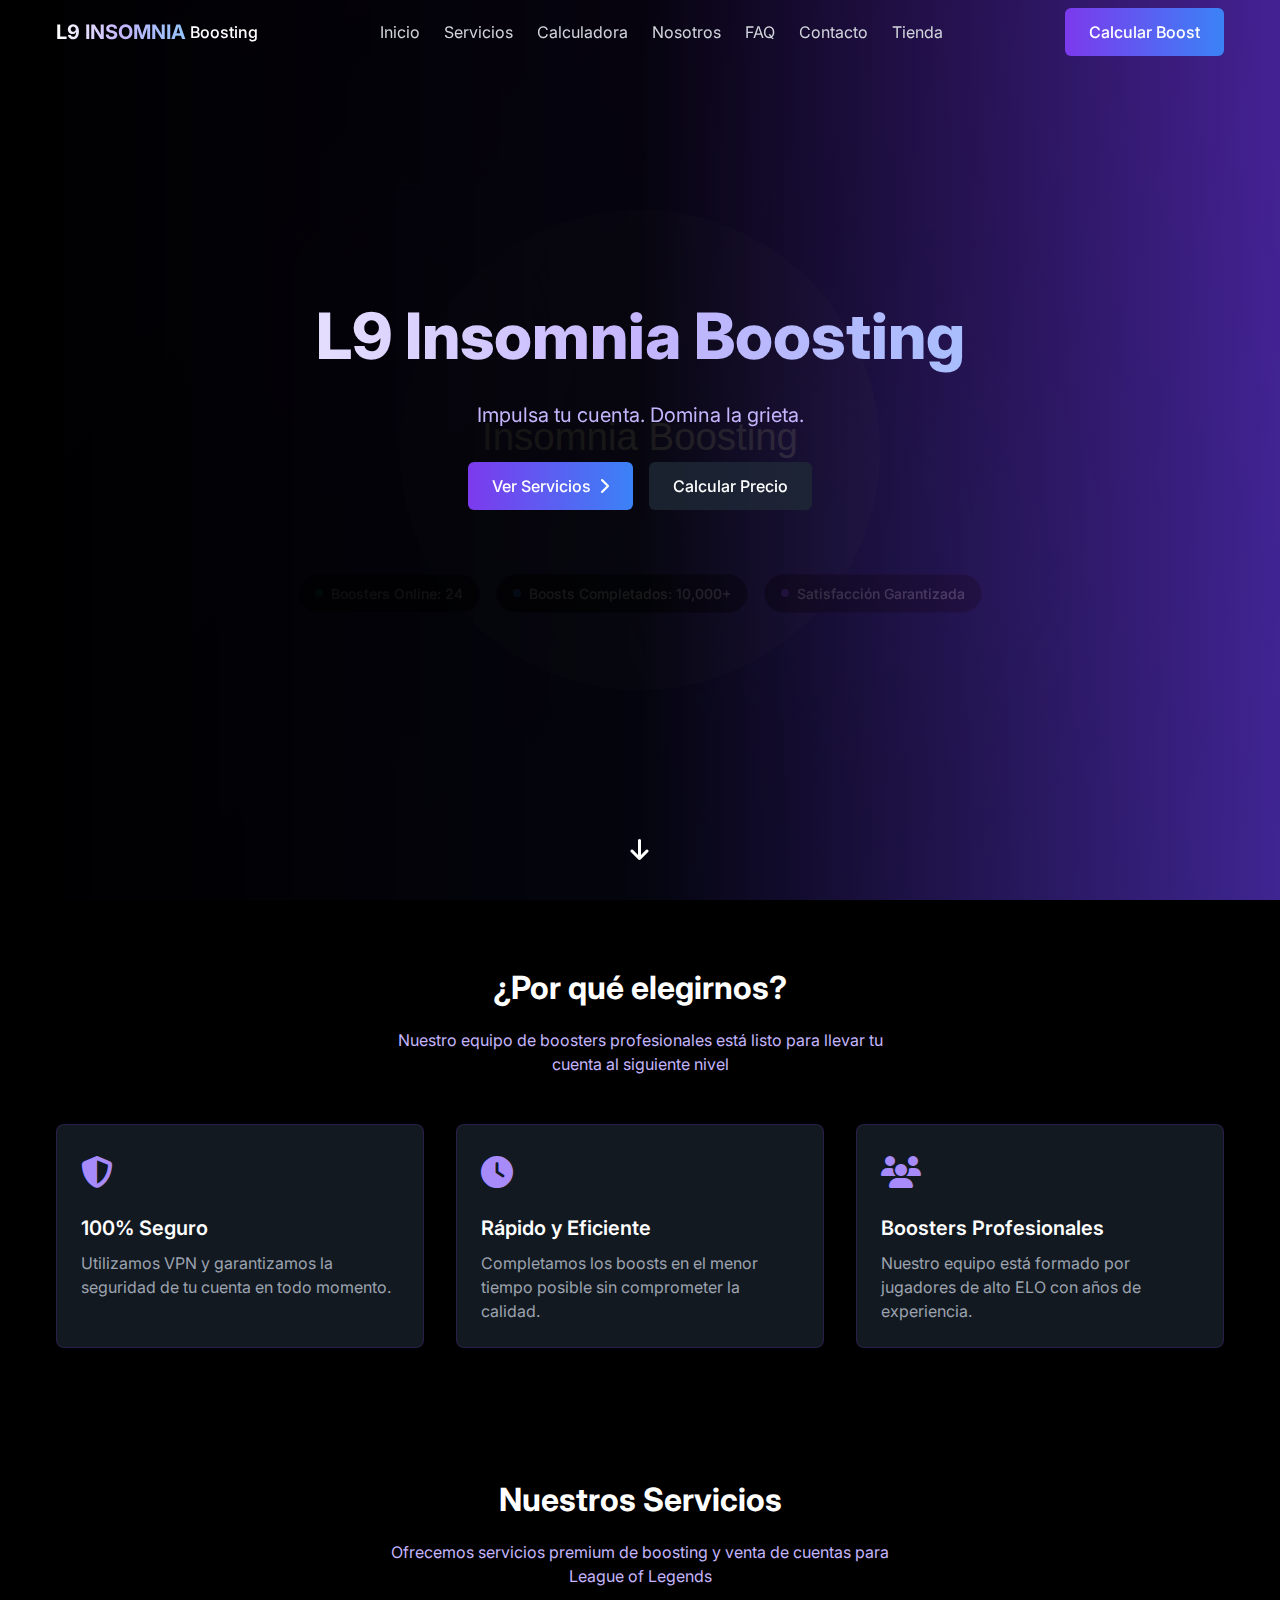
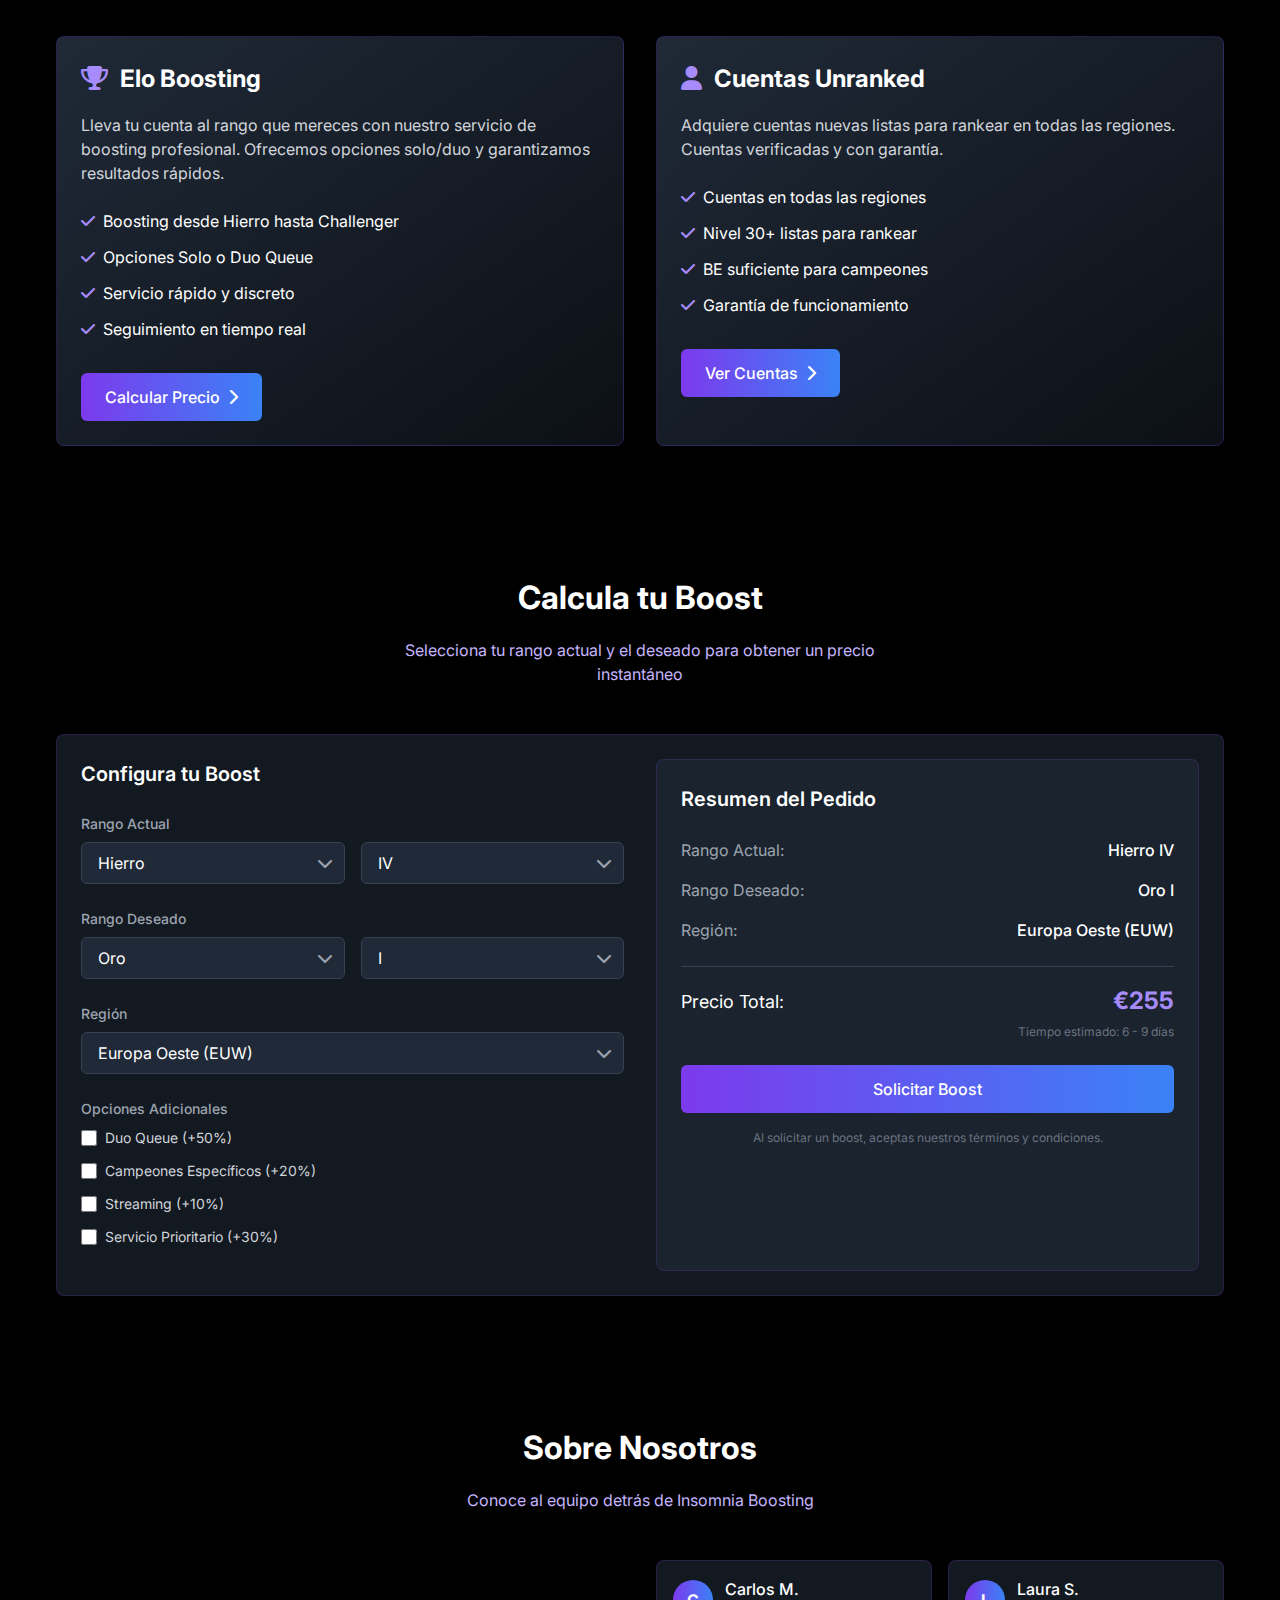
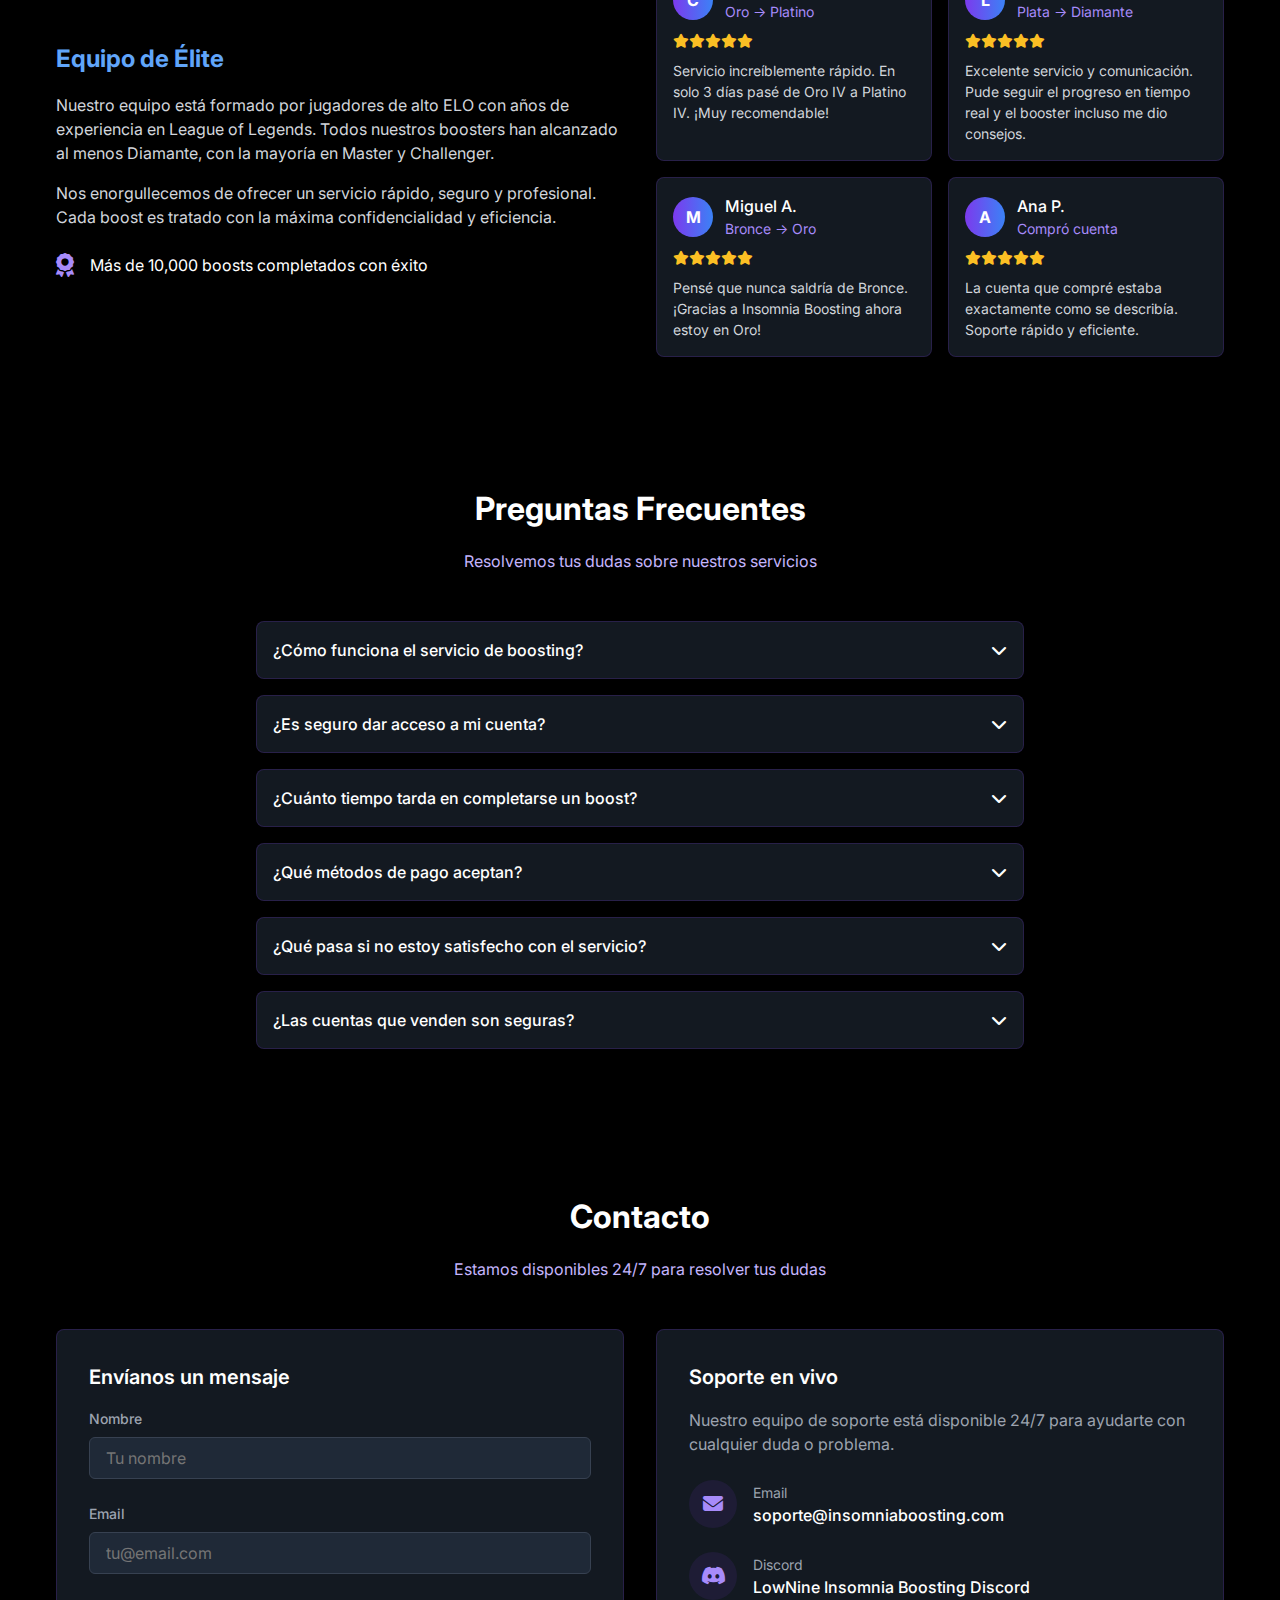
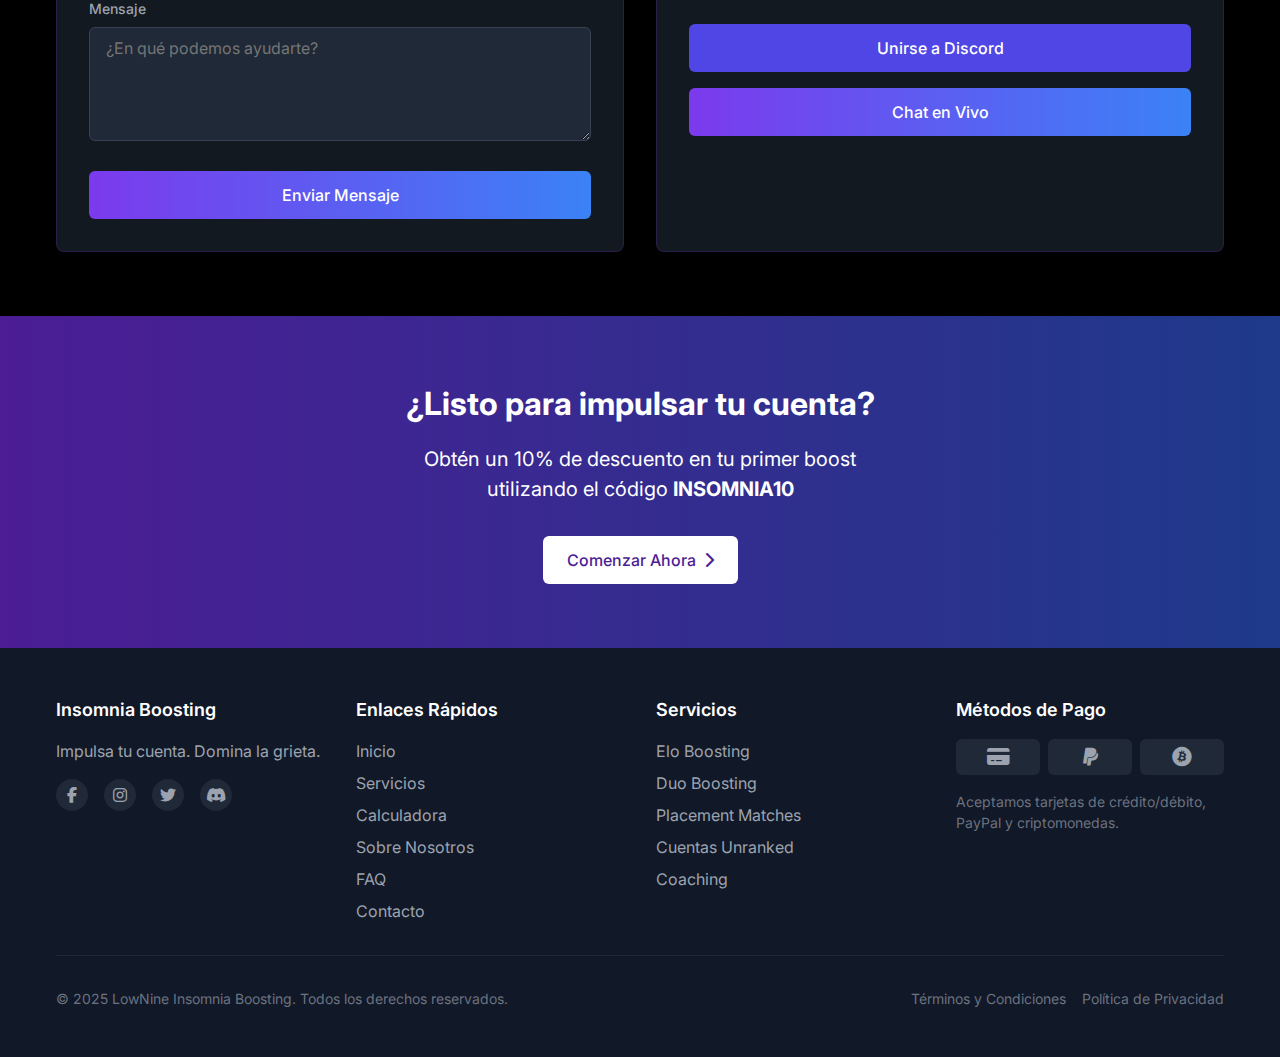
<file: index.html>
<!DOCTYPE html>
<html lang="es">
<head>
    <meta charset="UTF-8">
    <meta name="viewport" content="width=device-width, initial-scale=1.0">
    <title>L9 Insomnia Boosting | Servicios de Elo Boosting para League of Legends</title>
    <meta name="description" content="Servicios profesionales de elo boosting para League of Legends y venta de cuentas unranked. Impulsa tu cuenta. Domina la grieta.">
    <meta name="keywords" content="elo boosting, league of legends, lol boosting, cuentas lol, boosting service, elo boost">
    <link rel="stylesheet" href="css/styles.css">

    <link rel="stylesheet" href="https://cdnjs.cloudflare.com/ajax/libs/font-awesome/6.4.0/css/all.min.css">

    <link href="https://fonts.googleapis.com/css2?family=Inter:wght@300;400;500;600;700;800&display=swap" rel="stylesheet">
</head>
<body>

    <nav id="navbar" class="navbar">
        <div class="container">
            <div class="navbar-content">
                <a href="index.html" class="logo">
                    <span class="logo-primary">L9 INSOMNIA</span>
                    <span class="logo-secondary">Boosting</span>
                </a>
                

                <ul class="nav-links">
                    <li><a href="#" class="nav-link">Inicio</a></li>
                    <li><a href="#servicios" class="nav-link">Servicios</a></li>
                    <li><a href="#calculadora" class="nav-link">Calculadora</a></li>
                    <li><a href="#nosotros" class="nav-link">Nosotros</a></li>
                    <li><a href="#faq" class="nav-link">FAQ</a></li>
                    <li><a href="#contacto" class="nav-link">Contacto</a></li>
                    <li><a href="tienda.html" class="nav-link">Tienda</a></li>
                </ul>
                

                <a href="#calculadora" class="btn btn-primary desktop-only">Calcular Boost</a>
                

                <button id="menu-toggle" class="menu-toggle">
                    <i class="fas fa-bars"></i>
                </button>
            </div>
        </div>
        

        <div id="mobile-menu" class="mobile-menu">
            <div class="container">
                <ul class="mobile-nav-links">
                    <li><a href="#" class="mobile-nav-link">Inicio</a></li>
                    <li><a href="#servicios" class="mobile-nav-link">Servicios</a></li>
                    <li><a href="#calculadora" class="mobile-nav-link">Calculadora</a></li>
                    <li><a href="#nosotros" class="mobile-nav-link">Nosotros</a></li>
                    <li><a href="#faq" class="mobile-nav-link">FAQ</a></li>
                    <li><a href="#contacto" class="mobile-nav-link">Contacto</a></li>
                    <li><a href="tienda.html" class="mobile-nav-link">Tienda</a></li>
                    <li><a href="#calculadora" class="btn btn-primary mobile-cta">Calcular Boost</a></li>
                </ul>
            </div>
        </div>
    </nav>


    <section id="hero" class="hero">
        <div class="hero-overlay"></div>
        <div class="hero-video">

            <div class="placeholder-video"></div>
        </div>
        

        <div class="particles">
            <div class="particle particle-1"></div>
            <div class="particle particle-2"></div>
            <div class="particle particle-3"></div>
        </div>

        <div class="container">
            <div class="hero-content fade-in">
                <h1 class="hero-title">L9 Insomnia Boosting</h1>
                <p class="hero-subtitle">Impulsa tu cuenta. Domina la grieta.</p>
                <div class="hero-buttons">
                    <a href="#servicios" class="btn btn-primary">
                        Ver Servicios <i class="fas fa-chevron-right"></i>
                    </a>
                    <a href="#calculadora" class="btn btn-secondary">
                        Calcular Precio
                    </a>
                </div>
            </div>


            <div class="hero-badges">
                <div class="badge fade-in" style="animation-delay: 0.2s;">
                    <span class="badge-dot green"></span>
                    <span class="badge-text">Boosters Online: 24</span>
                </div>
                <div class="badge fade-in" style="animation-delay: 0.4s;">
                    <span class="badge-dot blue"></span>
                    <span class="badge-text">Boosts Completados: 10,000+</span>
                </div>
                <div class="badge fade-in" style="animation-delay: 0.6s;">
                    <span class="badge-dot purple"></span>
                    <span class="badge-text">Satisfacción Garantizada</span>
                </div>
            </div>
        </div>
        

        <div class="scroll-indicator">
            <i class="fas fa-arrow-down bounce"></i>
        </div>
    </section>


    <section class="features">
        <div class="container">
            <div class="section-header">
                <h2 class="section-title">¿Por qué elegirnos?</h2>
                <p class="section-subtitle">
                    Nuestro equipo de boosters profesionales está listo para llevar tu cuenta al siguiente nivel
                </p>
            </div>

            <div class="features-grid">
                <div class="feature-card">
                    <div class="feature-icon">
                        <i class="fas fa-shield-alt"></i>
                    </div>
                    <h3 class="feature-title">100% Seguro</h3>
                    <p class="feature-description">Utilizamos VPN y garantizamos la seguridad de tu cuenta en todo momento.</p>
                </div>

                <div class="feature-card">
                    <div class="feature-icon">
                        <i class="fas fa-clock"></i>
                    </div>
                    <h3 class="feature-title">Rápido y Eficiente</h3>
                    <p class="feature-description">
                        Completamos los boosts en el menor tiempo posible sin comprometer la calidad.
                    </p>
                </div>

                <div class="feature-card">
                    <div class="feature-icon">
                        <i class="fas fa-users"></i>
                    </div>
                    <h3 class="feature-title">Boosters Profesionales</h3>
                    <p class="feature-description">
                        Nuestro equipo está formado por jugadores de alto ELO con años de experiencia.
                    </p>
                </div>
            </div>
        </div>
    </section>


    <section id="servicios" class="services">
        <div class="container">
            <div class="section-header">
                <h2 class="section-title">Nuestros Servicios</h2>
                <p class="section-subtitle">
                    Ofrecemos servicios premium de boosting y venta de cuentas para League of Legends
                </p>
            </div>

            <div class="services-grid">
                <div class="service-card">
                    <div class="service-header">
                        <div class="service-icon">
                            <i class="fas fa-trophy"></i>
                        </div>
                        <h3 class="service-title">Elo Boosting</h3>
                    </div>
                    <p class="service-description">
                        Lleva tu cuenta al rango que mereces con nuestro servicio de boosting profesional. 
                        Ofrecemos opciones solo/duo y garantizamos resultados rápidos.
                    </p>
                    <ul class="service-features">
                        <li>
                            <i class="fas fa-check"></i>
                            <span>Boosting desde Hierro hasta Challenger</span>
                        </li>
                        <li>
                            <i class="fas fa-check"></i>
                            <span>Opciones Solo o Duo Queue</span>
                        </li>
                        <li>
                            <i class="fas fa-check"></i>
                            <span>Servicio rápido y discreto</span>
                        </li>
                        <li>
                            <i class="fas fa-check"></i>
                            <span>Seguimiento en tiempo real</span>
                        </li>
                    </ul>
                    <a href="#calculadora" class="btn btn-primary">
                        Calcular Precio <i class="fas fa-chevron-right"></i>
                    </a>
                </div>

                <div class="service-card">
                    <div class="service-header">
                        <div class="service-icon">
                            <i class="fas fa-user"></i>
                        </div>
                        <h3 class="service-title">Cuentas Unranked</h3>
                    </div>
                    <p class="service-description">
                        Adquiere cuentas nuevas listas para rankear en todas las regiones. 
                        Cuentas verificadas y con garantía.
                    </p>
                    <ul class="service-features">
                        <li>
                            <i class="fas fa-check"></i>
                            <span>Cuentas en todas las regiones</span>
                        </li>
                        <li>
                            <i class="fas fa-check"></i>
                            <span>Nivel 30+ listas para rankear</span>
                        </li>
                        <li>
                            <i class="fas fa-check"></i>
                            <span>BE suficiente para campeones</span>
                        </li>
                        <li>
                            <i class="fas fa-check"></i>
                            <span>Garantía de funcionamiento</span>
                        </li>
                    </ul>
                    <a href="tienda.html" class="btn btn-primary">
                        Ver Cuentas <i class="fas fa-chevron-right"></i>
                    </a>
                </div>
            </div>
        </div>
    </section>


    <section id="calculadora" class="calculator">
        <div class="container">
            <div class="section-header">
                <h2 class="section-title">Calcula tu Boost</h2>
                <p class="section-subtitle">
                    Selecciona tu rango actual y el deseado para obtener un precio instantáneo
                </p>
            </div>

            <div class="calculator-container">
                <div class="calculator-form">
                    <h3 class="calculator-subtitle">Configura tu Boost</h3>


                    <div class="form-group">
                        <label class="form-label">Rango Actual</label>
                        <div class="form-row">
                            <div class="form-select-wrapper">
                                <select id="current-rank" class="form-select">
                                    <option value="0">Hierro</option>
                                    <option value="1">Bronce</option>
                                    <option value="2">Plata</option>
                                    <option value="3">Oro</option>
                                    <option value="4">Platino</option>
                                    <option value="5">Diamante</option>
                                    <option value="6">Master</option>
                                    <option value="7">Gran Master</option>
                                    <option value="8">Challenger</option>
                                </select>
                                <i class="fas fa-chevron-down"></i>
                            </div>

                            <div class="form-select-wrapper">
                                <select id="current-division" class="form-select">
                                    <option value="0">I</option>
                                    <option value="1">II</option>
                                    <option value="2">III</option>
                                    <option value="3" selected>IV</option>
                                </select>
                                <i class="fas fa-chevron-down"></i>
                            </div>
                        </div>
                    </div>


                    <div class="form-group">
                        <label class="form-label">Rango Deseado</label>
                        <div class="form-row">
                            <div class="form-select-wrapper">
                                <select id="desired-rank" class="form-select">
                                    <option value="0">Hierro</option>
                                    <option value="1">Bronce</option>
                                    <option value="2">Plata</option>
                                    <option value="3" selected>Oro</option>
                                    <option value="4">Platino</option>
                                    <option value="5">Diamante</option>
                                    <option value="6">Master</option>
                                    <option value="7">Gran Master</option>
                                    <option value="8">Challenger</option>
                                </select>
                                <i class="fas fa-chevron-down"></i>
                            </div>

                            <div class="form-select-wrapper">
                                <select id="desired-division" class="form-select">
                                    <option value="0" selected>I</option>
                                    <option value="1">II</option>
                                    <option value="2">III</option>
                                    <option value="3">IV</option>
                                </select>
                                <i class="fas fa-chevron-down"></i>
                            </div>
                        </div>
                    </div>


                    <div class="form-group">
                        <label class="form-label">Región</label>
                        <div class="form-select-wrapper">
                            <select id="region" class="form-select">
                                <option value="euw">Europa Oeste (EUW)</option>
                                <option value="eune">Europa Norte y Este (EUNE)</option>
                                <option value="na">Norteamérica (NA)</option>
                                <option value="lan">Latinoamérica Norte (LAN)</option>
                                <option value="las">Latinoamérica Sur (LAS)</option>
                                <option value="br">Brasil (BR)</option>
                                <option value="oce">Oceanía (OCE)</option>
                            </select>
                            <i class="fas fa-chevron-down"></i>
                        </div>
                    </div>


                    <div class="form-group">
                        <label class="form-label">Opciones Adicionales</label>
                        <div class="form-checkbox-group">
                            <div class="form-checkbox">
                                <input type="checkbox" id="duo-queue" class="form-checkbox-input">
                                <label for="duo-queue" class="form-checkbox-label">
                                    Duo Queue (+50%)
                                </label>
                            </div>

                            <div class="form-checkbox">
                                <input type="checkbox" id="specific-champions" class="form-checkbox-input">
                                <label for="specific-champions" class="form-checkbox-label">
                                    Campeones Específicos (+20%)
                                </label>
                            </div>

                            <div class="form-checkbox">
                                <input type="checkbox" id="streaming" class="form-checkbox-input">
                                <label for="streaming" class="form-checkbox-label">
                                    Streaming (+10%)
                                </label>
                            </div>

                            <div class="form-checkbox">
                                <input type="checkbox" id="priority" class="form-checkbox-input">
                                <label for="priority" class="form-checkbox-label">
                                    Servicio Prioritario (+30%)
                                </label>
                            </div>
                        </div>
                    </div>
                </div>

                <div class="calculator-summary">
                    <h3 class="calculator-subtitle">Resumen del Pedido</h3>

                    <div class="summary-details">
                        <div class="summary-row">
                            <span class="summary-label">Rango Actual:</span>
                            <span id="summary-current-rank" class="summary-value">Hierro IV</span>
                        </div>
                        <div class="summary-row">
                            <span class="summary-label">Rango Deseado:</span>
                            <span id="summary-desired-rank" class="summary-value">Oro I</span>
                        </div>
                        <div class="summary-row">
                            <span class="summary-label">Región:</span>
                            <span id="summary-region" class="summary-value">Europa Oeste (EUW)</span>
                        </div>


                        <div id="summary-options-container" class="summary-options-container hidden">
                            <span class="summary-label">Opciones:</span>
                            <ul id="summary-options" class="summary-options-list">
                              
                            </ul>
                        </div>
                    </div>

                    <div class="summary-total">
                        <div class="total-row">
                            <span class="total-label">Precio Total:</span>
                            <span id="total-price" class="total-value">€150</span>
                        </div>
                        <p id="estimated-time" class="estimated-time">
                            Tiempo estimado: 3 - 5 días
                        </p>
                    </div>

                    <button id="request-boost" class="btn btn-primary btn-block">
                        Solicitar Boost
                    </button>

                    <p class="terms-notice">
                        Al solicitar un boost, aceptas nuestros términos y condiciones.
                    </p>
                </div>
            </div>
        </div>
    </section>


    <section id="nosotros" class="about">
        <div class="container">
            <div class="section-header">
                <h2 class="section-title">Sobre Nosotros</h2>
                <p class="section-subtitle">Conoce al equipo detrás de Insomnia Boosting</p>
            </div>

            <div class="about-grid">
                <div class="about-content">
                    <h3 class="about-title">Equipo de Élite</h3>
                    <p class="about-text">
                        Nuestro equipo está formado por jugadores de alto ELO con años de experiencia en League of Legends.
                        Todos nuestros boosters han alcanzado al menos Diamante, con la mayoría en Master y Challenger.
                    </p>
                    <p class="about-text">
                        Nos enorgullecemos de ofrecer un servicio rápido, seguro y profesional. Cada boost es tratado con la
                        máxima confidencialidad y eficiencia.
                    </p>
                    <div class="about-stat">
                        <i class="fas fa-award"></i>
                        <p>Más de 10,000 boosts completados con éxito</p>
                    </div>
                </div>

                <div class="testimonials-grid">
                    <div class="testimonial-card">
                        <div class="testimonial-header">
                            <div class="testimonial-avatar">C</div>
                            <div class="testimonial-info">
                                <p class="testimonial-name">Carlos M.</p>
                                <p class="testimonial-rank">Oro → Platino</p>
                            </div>
                        </div>
                        <div class="testimonial-stars">
                            <i class="fas fa-star"></i>
                            <i class="fas fa-star"></i>
                            <i class="fas fa-star"></i>
                            <i class="fas fa-star"></i>
                            <i class="fas fa-star"></i>
                        </div>
                        <p class="testimonial-text">
                            Servicio increíblemente rápido. En solo 3 días pasé de Oro IV a Platino IV. ¡Muy recomendable!
                        </p>
                    </div>

                    <div class="testimonial-card">
                        <div class="testimonial-header">
                            <div class="testimonial-avatar">L</div>
                            <div class="testimonial-info">
                                <p class="testimonial-name">Laura S.</p>
                                <p class="testimonial-rank">Plata → Diamante</p>
                            </div>
                        </div>
                        <div class="testimonial-stars">
                            <i class="fas fa-star"></i>
                            <i class="fas fa-star"></i>
                            <i class="fas fa-star"></i>
                            <i class="fas fa-star"></i>
                            <i class="fas fa-star"></i>
                        </div>
                        <p class="testimonial-text">
                            Excelente servicio y comunicación. Pude seguir el progreso en tiempo real y el booster incluso me dio consejos.
                        </p>
                    </div>

                    <div class="testimonial-card">
                        <div class="testimonial-header">
                            <div class="testimonial-avatar">M</div>
                            <div class="testimonial-info">
                                <p class="testimonial-name">Miguel A.</p>
                                <p class="testimonial-rank">Bronce → Oro</p>
                            </div>
                        </div>
                        <div class="testimonial-stars">
                            <i class="fas fa-star"></i>
                            <i class="fas fa-star"></i>
                            <i class="fas fa-star"></i>
                            <i class="fas fa-star"></i>
                            <i class="fas fa-star"></i>
                        </div>
                        <p class="testimonial-text">
                            Pensé que nunca saldría de Bronce. ¡Gracias a Insomnia Boosting ahora estoy en Oro!
                        </p>
                    </div>

                    <div class="testimonial-card">
                        <div class="testimonial-header">
                            <div class="testimonial-avatar">A</div>
                            <div class="testimonial-info">
                                <p class="testimonial-name">Ana P.</p>
                                <p class="testimonial-rank">Compró cuenta</p>
                            </div>
                        </div>
                        <div class="testimonial-stars">
                            <i class="fas fa-star"></i>
                            <i class="fas fa-star"></i>
                            <i class="fas fa-star"></i>
                            <i class="fas fa-star"></i>
                            <i class="fas fa-star"></i>
                        </div>
                        <p class="testimonial-text">
                            La cuenta que compré estaba exactamente como se describía. Soporte rápido y eficiente.
                        </p>
                    </div>
                </div>
            </div>
        </div>
    </section>


    <section id="faq" class="faq">
        <div class="container">
            <div class="section-header">
                <h2 class="section-title">Preguntas Frecuentes</h2>
                <p class="section-subtitle">Resolvemos tus dudas sobre nuestros servicios</p>
            </div>

            <div class="faq-container">
                <div class="faq-item">
                    <button class="faq-question">
                        ¿Cómo funciona el servicio de boosting?
                        <i class="fas fa-chevron-down"></i>
                    </button>
                    <div class="faq-answer">
                        <p>
                            Nuestro servicio de boosting consiste en que un jugador profesional juegue en tu cuenta para llevarla al rango deseado. 
                            Una vez que realizas tu pedido, asignamos un booster que cumplirá con tus requisitos específicos (campeones, roles, etc.) 
                            y comenzará a jugar en tu cuenta hasta alcanzar el rango solicitado.
                        </p>
                    </div>
                </div>

                <div class="faq-item">
                    <button class="faq-question">
                        ¿Es seguro dar acceso a mi cuenta?
                        <i class="fas fa-chevron-down"></i>
                    </button>
                    <div class="faq-answer">
                        <p>
                            Sí, todos nuestros boosters son profesionales verificados y utilizamos VPN para proteger tu cuenta. 
                            Nunca compartimos tus datos y firmamos acuerdos de confidencialidad con todos nuestros boosters. 
                            Además, puedes seguir el progreso en tiempo real a través de nuestro panel de cliente.
                        </p>
                    </div>
                </div>

                <div class="faq-item">
                    <button class="faq-question">
                        ¿Cuánto tiempo tarda en completarse un boost?
                        <i class="fas fa-chevron-down"></i>
                    </button>
                    <div class="faq-answer">
                        <p>
                            El tiempo varía según la diferencia entre tu rango actual y el deseado, así como la cola de pedidos. 
                            Por lo general, un boost de una división (por ejemplo, de Oro IV a Oro III) puede completarse en 1-2 días. 
                            Boosts más grandes pueden tomar entre 3-7 días. Siempre puedes consultar el progreso en tiempo real.
                        </p>
                    </div>
                </div>

                <div class="faq-item">
                    <button class="faq-question">
                        ¿Qué métodos de pago aceptan?
                        <i class="fas fa-chevron-down"></i>
                    </button>
                    <div class="faq-answer">
                        <p>
                            Aceptamos tarjetas de crédito/débito, PayPal y varias criptomonedas como Bitcoin, Ethereum y otras. 
                            Todos nuestros métodos de pago son seguros y ofrecemos protección al comprador.
                        </p>
                    </div>
                </div>

                <div class="faq-item">
                    <button class="faq-question">
                        ¿Qué pasa si no estoy satisfecho con el servicio?
                        <i class="fas fa-chevron-down"></i>
                    </button>
                    <div class="faq-answer">
                        <p>
                            Ofrecemos una garantía de satisfacción. Si no estás contento con nuestro servicio, 
                            trabajaremos contigo para resolver cualquier problema. En casos extremos, 
                            ofrecemos reembolsos parciales o totales dependiendo de la situación específica.
                        </p>
                    </div>
                </div>

                <div class="faq-item">
                    <button class="faq-question">
                        ¿Las cuentas que venden son seguras?
                        <i class="fas fa-chevron-down"></i>
                    </button>
                    <div class="faq-answer">
                        <p>
                            Sí, todas nuestras cuentas son adquiridas legítimamente y vienen con garantía. 
                            Si hubiera algún problema con la cuenta en los primeros 30 días después de la compra, 
                            te proporcionaremos una nueva sin costo adicional.
                        </p>
                    </div>
                </div>
            </div>
        </div>
    </section>


    <section id="contacto" class="contact">
        <div class="container">
            <div class="section-header">
                <h2 class="section-title">Contacto</h2>
                <p class="section-subtitle">Estamos disponibles 24/7 para resolver tus dudas</p>
            </div>

            <div class="contact-grid">
                <div class="contact-form-container">
                    <h3 class="contact-subtitle">Envíanos un mensaje</h3>
                    <form id="contact-form" class="contact-form">
                        <div class="form-group">
                            <label for="name" class="form-label">Nombre</label>
                            <input type="text" id="name" class="form-input" placeholder="Tu nombre">
                        </div>
                        <div class="form-group">
                            <label for="email" class="form-label">Email</label>
                            <input type="email" id="email" class="form-input" placeholder="tu@email.com">
                        </div>
                        <div class="form-group">
                            <label for="message" class="form-label">Mensaje</label>
                            <textarea id="message" class="form-textarea" rows="4" placeholder="¿En qué podemos ayudarte?"></textarea>
                        </div>
                        <button type="submit" class="btn btn-primary btn-block">
                            Enviar Mensaje
                        </button>
                    </form>
                </div>

                <div class="contact-info-container">
                    <h3 class="contact-subtitle">Soporte en vivo</h3>
                    <p class="contact-text">
                        Nuestro equipo de soporte está disponible 24/7 para ayudarte con cualquier duda o problema.
                    </p>

                    <div class="contact-methods">
                        <div class="contact-method">
                            <div class="contact-icon">
                                <i class="fas fa-envelope"></i>
                            </div>
                            <div class="contact-details">
                                <p class="contact-method-label">Email</p>
                                <p class="contact-method-value">soporte@insomniaboosting.com</p>
                            </div>
                        </div>

                        <div class="contact-method">
                            <div class="contact-icon">
                                <i class="fab fa-discord"></i>
                            </div>
                            <div class="contact-details">
                                <p class="contact-method-label">Discord</p>
                                <p class="contact-method-value">LowNine Insomnia Boosting Discord</p>
                            </div>
                        </div>
                    </div>

                    <div class="contact-buttons">
                        <a href="https://discord.gg/qYxJm78S" class="btn btn-discord btn-block">
                            Unirse a Discord
                        </a>
                        <button class="btn btn-primary btn-block">
                            Chat en Vivo
                        </button>
                    </div>
                </div>
            </div>
        </div>
    </section>


    <section class="cta">
        <div class="container">
            <h2 class="cta-title">¿Listo para impulsar tu cuenta?</h2>
            <p class="cta-text">
                Obtén un 10% de descuento en tu primer boost utilizando el código
                <span class="cta-code">INSOMNIA10</span>
            </p>
            <a href="#calculadora" class="btn btn-light">
                Comenzar Ahora <i class="fas fa-chevron-right"></i>
            </a>
        </div>
    </section>


    <footer class="footer">
        <div class="container">
            <div class="footer-grid">
                <div class="footer-about">
                    <h3 class="footer-title">Insomnia Boosting</h3>
                    <p class="footer-text">Impulsa tu cuenta. Domina la grieta.</p>
                    <div class="footer-social">
                        <a href="#" class="social-link">
                            <i class="fab fa-facebook-f"></i>
                        </a>
                        <a href="https://www.instagram.com/k3skkfr/" class="social-link">
                            <i class="fab fa-instagram"></i>
                        </a>
                        <a href="https://x.com/kesklaflame" class="social-link">
                            <i class="fab fa-twitter"></i>
                        </a>
                        <a href="https://discord.gg/qYxJm78S" class="social-link">
                            <i class="fab fa-discord"></i>
                        </a>
                    </div>
                </div>

                <div class="footer-links">
                    <h3 class="footer-title">Enlaces Rápidos</h3>
                    <ul class="footer-nav">
                        <li><a href="index.html">Inicio</a></li>
                        <li><a href="#servicios">Servicios</a></li>
                        <li><a href="#calculadora">Calculadora</a></li>
                        <li><a href="#nosotros">Sobre Nosotros</a></li>
                        <li><a href="#faq">FAQ</a></li>
                        <li><a href="#contacto">Contacto</a></li>
                    </ul>
                </div>

                <div class="footer-links">
                    <h3 class="footer-title">Servicios</h3>
                    <ul class="footer-nav">
                        <li><a href="/servicios/elo-boosting">Elo Boosting</a></li>
                        <li><a href="/servicios/duo-boosting">Duo Boosting</a></li>
                        <li><a href="/servicios/placement-matches">Placement Matches</a></li>
                        <li><a href="tienda.html">Cuentas Unranked</a></li>
                        <li><a href="/servicios/coaching">Coaching</a></li>
                    </ul>
                </div>

                <div class="footer-payment">
                    <h3 class="footer-title">Métodos de Pago</h3>
                    <div class="payment-methods">
                        <div class="payment-method">
                            <i class="fas fa-credit-card"></i>
                        </div>
                        <div class="payment-method">
                            <i class="fab fa-paypal"></i>
                        </div>
                        <div class="payment-method">
                            <i class="fab fa-bitcoin"></i>
                        </div>
                    </div>
                    <p class="payment-text">
                        Aceptamos tarjetas de crédito/débito, PayPal y criptomonedas.
                    </p>
                </div>
            </div>

            <div class="footer-bottom">
                <div class="footer-copyright">
                    <p>&copy; 2025 LowNine Insomnia Boosting. Todos los derechos reservados.</p>
                </div>
                <div class="footer-legal">
                    <a href="/legal/terminos">Términos y Condiciones</a>
                    <a href="/legal/privacidad">Política de Privacidad</a>
                </div>
            </div>
        </div>
    </footer>

    <script src="js/navbar.js"></script>
    <script src="js/calculator.js"></script>
    <script src="js/faq.js"></script>
    <script src="js/main.js"></script>
</body>
</html>
</file>
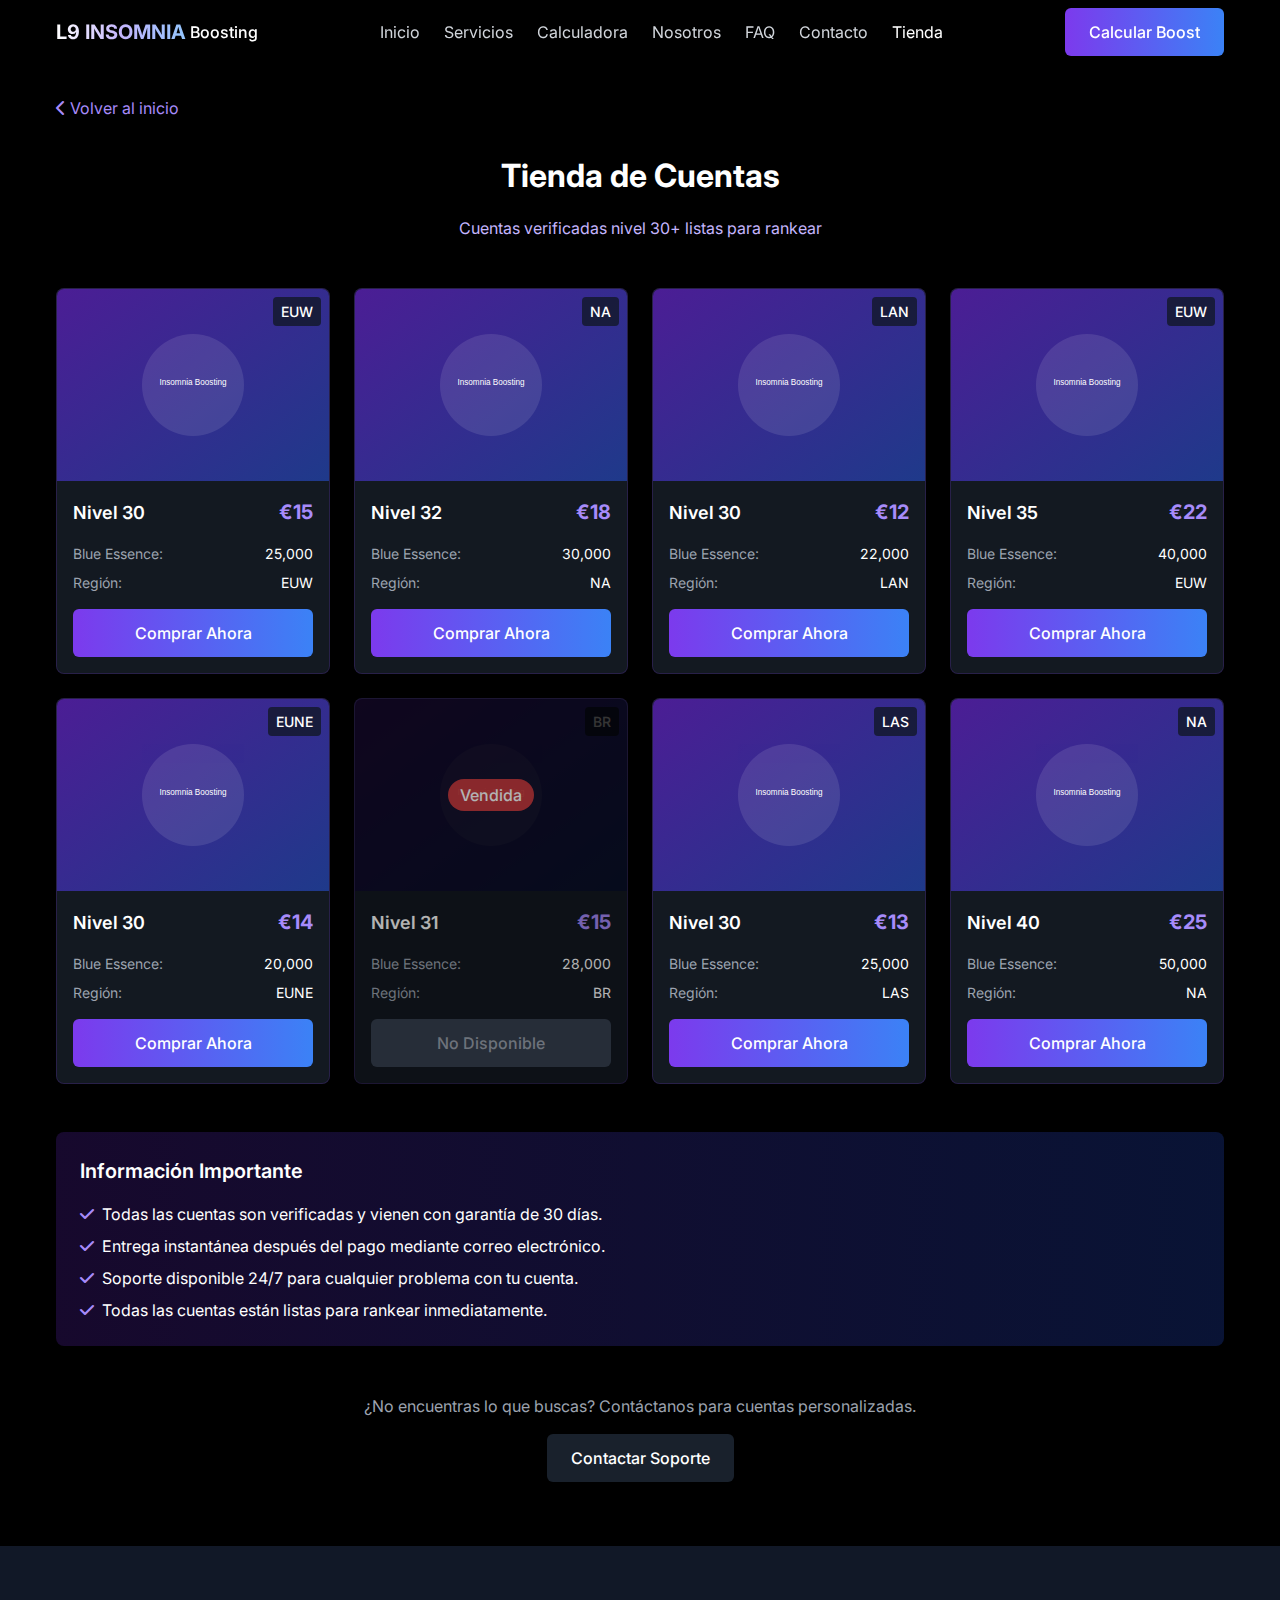
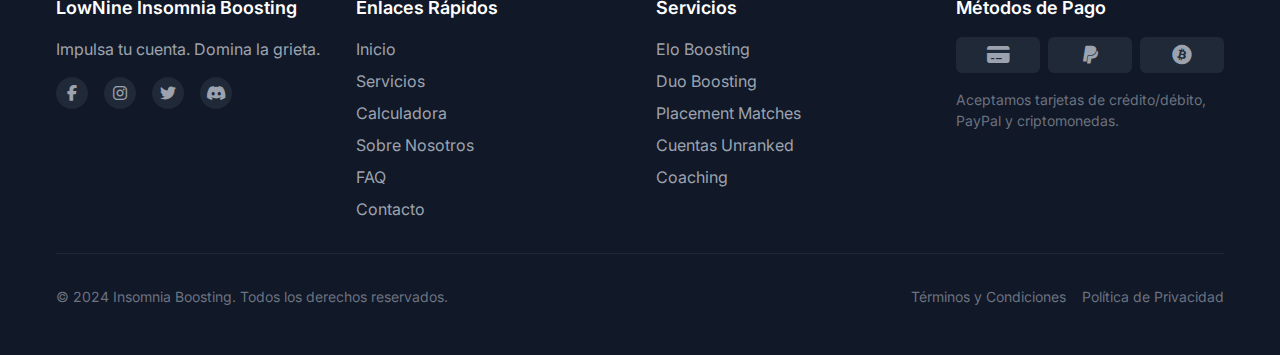
<file: tienda.html>
<!DOCTYPE html>
<html lang="es">
<head>
    <meta charset="UTF-8">
    <meta name="viewport" content="width=device-width, initial-scale=1.0">
    <title>Tienda de Cuentas | L9 Insomnia Boosting</title>
    <meta name="description" content="Compra cuentas unranked verificadas para League of Legends. Nivel 30+ listas para rankear.">
    <meta name="keywords" content="cuentas lol, comprar cuenta lol, cuenta unranked, league of legends">
    <link rel="stylesheet" href="css/styles.css">

    <link rel="stylesheet" href="https://cdnjs.cloudflare.com/ajax/libs/font-awesome/6.4.0/css/all.min.css">

    <link href="https://fonts.googleapis.com/css2?family=Inter:wght@300;400;500;600;700;800&display=swap" rel="stylesheet">
</head>
<body>

    <nav id="navbar" class="navbar">
        <div class="container">
            <div class="navbar-content">
                <a href="index.html" class="logo">
                    <span class="logo-primary">L9 INSOMNIA</span>
                    <span class="logo-secondary">Boosting</span>
                </a>
                

                <ul class="nav-links">
                    <li><a href="index.html" class="nav-link">Inicio</a></li>
                    <li><a href="index.html#servicios" class="nav-link">Servicios</a></li>
                    <li><a href="index.html#calculadora" class="nav-link">Calculadora</a></li>
                    <li><a href="index.html#nosotros" class="nav-link">Nosotros</a></li>
                    <li><a href="index.html#faq" class="nav-link">FAQ</a></li>
                    <li><a href="index.html#contacto" class="nav-link">Contacto</a></li>
                    <li><a href="tienda.html" class="nav-link active">Tienda</a></li>
                </ul>
                

                <a href="index.html#calculadora" class="btn btn-primary desktop-only">Calcular Boost</a>
                

                <button id="menu-toggle" class="menu-toggle">
                    <i class="fas fa-bars"></i>
                </button>
            </div>
        </div>
        

        <div id="mobile-menu" class="mobile-menu">
            <div class="container">
                <ul class="mobile-nav-links">
                    <li><a href="index.html" class="mobile-nav-link">Inicio</a></li>
                    <li><a href="index.html#servicios" class="mobile-nav-link">Servicios</a></li>
                    <li><a href="index.html#calculadora" class="mobile-nav-link">Calculadora</a></li>
                    <li><a href="index.html#nosotros" class="mobile-nav-link">Nosotros</a></li>
                    <li><a href="index.html#faq" class="mobile-nav-link">FAQ</a></li>
                    <li><a href="index.html#contacto" class="mobile-nav-link">Contacto</a></li>
                    <li><a href="tienda.html" class="mobile-nav-link active">Tienda</a></li>
                    <li><a href="index.html#calculadora" class="btn btn-primary mobile-cta">Calcular Boost</a></li>
                </ul>
            </div>
        </div>
    </nav>


    <main class="store-page">
        <div class="container">
            <div class="back-link">
                <a href="index.html" class="back-button">
                    <i class="fas fa-chevron-left"></i>
                    Volver al inicio
                </a>
            </div>

            <div class="section-header">
                <h1 class="section-title">Tienda de Cuentas</h1>
                <p class="section-subtitle">Cuentas verificadas nivel 30+ listas para rankear</p>
            </div>

            <div class="accounts-grid">

                <div class="account-card">
                    <div class="account-image">
                        <img src="img/placeholder.svg" alt="Account EUW">
                        <div class="account-region">EUW</div>
                    </div>
                    <div class="account-details">
                        <div class="account-header">
                            <span class="account-level">Nivel 30</span>
                            <span class="account-price">€15</span>
                        </div>
                        <div class="account-info">
                            <div class="account-info-row">
                                <span class="account-info-label">Blue Essence:</span>
                                <span class="account-info-value">25,000</span>
                            </div>
                            <div class="account-info-row">
                                <span class="account-info-label">Región:</span>
                                <span class="account-info-value">EUW</span>
                            </div>
                        </div>
                        <button class="btn btn-primary btn-block">Comprar Ahora</button>
                    </div>
                </div>

                <div class="account-card">
                    <div class="account-image">
                        <img src="img/placeholder.svg" alt="Account NA">
                        <div class="account-region">NA</div>
                    </div>
                    <div class="account-details">
                        <div class="account-header">
                            <span class="account-level">Nivel 32</span>
                            <span class="account-price">€18</span>
                        </div>
                        <div class="account-info">
                            <div class="account-info-row">
                                <span class="account-info-label">Blue Essence:</span>
                                <span class="account-info-value">30,000</span>
                            </div>
                            <div class="account-info-row">
                                <span class="account-info-label">Región:</span>
                                <span class="account-info-value">NA</span>
                            </div>
                        </div>
                        <button class="btn btn-primary btn-block">Comprar Ahora</button>
                    </div>
                </div>

                <div class="account-card">
                    <div class="account-image">
                        <img src="img/placeholder.svg" alt="Account LAN">
                        <div class="account-region">LAN</div>
                    </div>
                    <div class="account-details">
                        <div class="account-header">
                            <span class="account-level">Nivel 30</span>
                            <span class="account-price">€12</span>
                        </div>
                        <div class="account-info">
                            <div class="account-info-row">
                                <span class="account-info-label">Blue Essence:</span>
                                <span class="account-info-value">22,000</span>
                            </div>
                            <div class="account-info-row">
                                <span class="account-info-label">Región:</span>
                                <span class="account-info-value">LAN</span>
                            </div>
                        </div>
                        <button class="btn btn-primary btn-block">Comprar Ahora</button>
                    </div>
                </div>


                <div class="account-card">
                    <div class="account-image">
                        <img src="img/placeholder.svg" alt="Account EUW Premium">
                        <div class="account-region">EUW</div>
                    </div>
                    <div class="account-details">
                        <div class="account-header">
                            <span class="account-level">Nivel 35</span>
                            <span class="account-price">€22</span>
                        </div>
                        <div class="account-info">
                            <div class="account-info-row">
                                <span class="account-info-label">Blue Essence:</span>
                                <span class="account-info-value">40,000</span>
                            </div>
                            <div class="account-info-row">
                                <span class="account-info-label">Región:</span>
                                <span class="account-info-value">EUW</span>
                            </div>
                        </div>
                        <button class="btn btn-primary btn-block">Comprar Ahora</button>
                    </div>
                </div>

                <div class="account-card">
                    <div class="account-image">
                        <img src="img/placeholder.svg" alt="Account EUNE">
                        <div class="account-region">EUNE</div>
                    </div>
                    <div class="account-details">
                        <div class="account-header">
                            <span class="account-level">Nivel 30</span>
                            <span class="account-price">€14</span>
                        </div>
                        <div class="account-info">
                            <div class="account-info-row">
                                <span class="account-info-label">Blue Essence:</span>
                                <span class="account-info-value">20,000</span>
                            </div>
                            <div class="account-info-row">
                                <span class="account-info-label">Región:</span>
                                <span class="account-info-value">EUNE</span>
                            </div>
                        </div>
                        <button class="btn btn-primary btn-block">Comprar Ahora</button>
                    </div>
                </div>

                <div class="account-card sold-out">
                    <div class="account-image">
                        <img src="img/placeholder.svg" alt="Account BR">
                        <div class="account-region">BR</div>
                        <div class="sold-out-overlay">
                            <span class="sold-out-badge">Vendida</span>
                        </div>
                    </div>
                    <div class="account-details">
                        <div class="account-header">
                            <span class="account-level">Nivel 31</span>
                            <span class="account-price">€15</span>
                        </div>
                        <div class="account-info">
                            <div class="account-info-row">
                                <span class="account-info-label">Blue Essence:</span>
                                <span class="account-info-value">28,000</span>
                            </div>
                            <div class="account-info-row">
                                <span class="account-info-label">Región:</span>
                                <span class="account-info-value">BR</span>
                            </div>
                        </div>
                        <button class="btn btn-disabled btn-block" disabled>No Disponible</button>
                    </div>
                </div>

                <div class="account-card">
                    <div class="account-image">
                        <img src="img/placeholder.svg" alt="Account LAS">
                        <div class="account-region">LAS</div>
                    </div>
                    <div class="account-details">
                        <div class="account-header">
                            <span class="account-level">Nivel 30</span>
                            <span class="account-price">€13</span>
                        </div>
                        <div class="account-info">
                            <div class="account-info-row">
                                <span class="account-info-label">Blue Essence:</span>
                                <span class="account-info-value">25,000</span>
                            </div>
                            <div class="account-info-row">
                                <span class="account-info-label">Región:</span>
                                <span class="account-info-value">LAS</span>
                            </div>
                        </div>
                        <button class="btn btn-primary btn-block">Comprar Ahora</button>
                    </div>
                </div>

                <div class="account-card">
                    <div class="account-image">
                        <img src="img/placeholder.svg" alt="Account NA Premium">
                        <div class="account-region">NA</div>
                    </div>
                    <div class="account-details">
                        <div class="account-header">
                            <span class="account-level">Nivel 40</span>
                            <span class="account-price">€25</span>
                        </div>
                        <div class="account-info">
                            <div class="account-info-row">
                                <span class="account-info-label">Blue Essence:</span>
                                <span class="account-info-value">50,000</span>
                            </div>
                            <div class="account-info-row">
                                <span class="account-info-label">Región:</span>
                                <span class="account-info-value">NA</span>
                            </div>
                        </div>
                        <button class="btn btn-primary btn-block">Comprar Ahora</button>
                    </div>
                </div>
            </div>

            <div class="store-info">
                <h2 class="store-info-title">Información Importante</h2>
                <ul class="store-info-list">
                    <li>
                        <i class="fas fa-check"></i>
                        <span>Todas las cuentas son verificadas y vienen con garantía de 30 días.</span>
                    </li>
                    <li>
                        <i class="fas fa-check"></i>
                        <span>Entrega instantánea después del pago mediante correo electrónico.</span>
                    </li>
                    <li>
                        <i class="fas fa-check"></i>
                        <span>Soporte disponible 24/7 para cualquier problema con tu cuenta.</span>
                    </li>
                    <li>
                        <i class="fas fa-check"></i>
                        <span>Todas las cuentas están listas para rankear inmediatamente.</span>
                    </li>
                </ul>
            </div>

            <div class="store-contact">
                <p class="store-contact-text">¿No encuentras lo que buscas? Contáctanos para cuentas personalizadas.</p>
                <a href="index.html#contacto" class="btn btn-secondary">
                    Contactar Soporte
                </a>
            </div>
        </div>
    </main>

    <footer class="footer">
        <div class="container">
            <div class="footer-grid">
                <div class="footer-about">
                    <h3 class="footer-title">LowNine Insomnia Boosting</h3>
                    <p class="footer-text">Impulsa tu cuenta. Domina la grieta.</p>
                    <div class="footer-social">
                        <a href="#" class="social-link">
                            <i class="fab fa-facebook-f"></i>
                        </a>
                        <a href="#" class="social-link">
                            <i class="fab fa-instagram"></i>
                        </a>
                        <a href="#" class="social-link">
                            <i class="fab fa-twitter"></i>
                        </a>
                        <a href="#" class="social-link">
                            <i class="fab fa-discord"></i>
                        </a>
                    </div>
                </div>

                <div class="footer-links">
                    <h3 class="footer-title">Enlaces Rápidos</h3>
                    <ul class="footer-nav">
                        <li><a href="index.html">Inicio</a></li>
                        <li><a href="index.html#servicios">Servicios</a></li>
                        <li><a href="index.html#calculadora">Calculadora</a></li>
                        <li><a href="index.html#nosotros">Sobre Nosotros</a></li>
                        <li><a href="index.html#faq">FAQ</a></li>
                        <li><a href="index.html#contacto">Contacto</a></li>
                    </ul>
                </div>

                <div class="footer-links">
                    <h3 class="footer-title">Servicios</h3>
                    <ul class="footer-nav">
                        <li><a href="/servicios/elo-boosting">Elo Boosting</a></li>
                        <li><a href="/servicios/duo-boosting">Duo Boosting</a></li>
                        <li><a href="/servicios/placement-matches">Placement Matches</a></li>
                        <li><a href="tienda.html">Cuentas Unranked</a></li>
                        <li><a href="/servicios/coaching">Coaching</a></li>
                    </ul>
                </div>

                <div class="footer-payment">
                    <h3 class="footer-title">Métodos de Pago</h3>
                    <div class="payment-methods">
                        <div class="payment-method">
                            <i class="fas fa-credit-card"></i>
                        </div>
                        <div class="payment-method">
                            <i class="fab fa-paypal"></i>
                        </div>
                        <div class="payment-method">
                            <i class="fab fa-bitcoin"></i>
                        </div>
                    </div>
                    <p class="payment-text">
                        Aceptamos tarjetas de crédito/débito, PayPal y criptomonedas.
                    </p>
                </div>
            </div>

            <div class="footer-bottom">
                <div class="footer-copyright">
                    <p>&copy; 2024 Insomnia Boosting. Todos los derechos reservados.</p>
                </div>
                <div class="footer-legal">
                    <a href="/legal/terminos">Términos y Condiciones</a>
                    <a href="/legal/privacidad">Política de Privacidad</a>
                </div>
            </div>
        </div>
    </footer>

    <script src="js/navbar.js"></script>
    <script src="js/main.js"></script>
</body>
</html>
</file>
<file: css/styles.css>
:root {
    --color-black: #000000;
    --color-white: #ffffff;
    --color-gray-100: #f3f4f6;
    --color-gray-200: #e5e7eb;
    --color-gray-300: #d1d5db;
    --color-gray-400: #9ca3af;
    --color-gray-500: #6b7280;
    --color-gray-600: #4b5563;
    --color-gray-700: #374151;
    --color-gray-800: #1f2937;
    --color-gray-900: #111827;
    --color-purple-300: #c4b5fd;
    --color-purple-400: #a78bfa;
    --color-purple-500: #8b5cf6;
    --color-purple-600: #7c3aed;
    --color-purple-700: #6d28d9;
    --color-purple-800: #5b21b6;
    --color-purple-900: #4c1d95;
    --color-blue-300: #93c5fd;
    --color-blue-400: #60a5fa;
    --color-blue-500: #3b82f6;
    --color-blue-600: #2563eb;
    --color-blue-700: #1d4ed8;
    --color-blue-800: #1e40af;
    --color-blue-900: #1e3a8a;
    --color-indigo-600: #4f46e5;
    --color-indigo-700: #4338ca;
    --color-red-500: #ef4444;
    --color-green-500: #10b981;
    --color-yellow-400: #fbbf24;


    --gradient-purple-blue: linear-gradient(to right, var(--color-purple-600), var(--color-blue-500));
    --gradient-purple-blue-hover: linear-gradient(to right, var(--color-purple-700), var(--color-blue-600));
    --gradient-purple-dark: linear-gradient(to bottom, var(--color-purple-900), var(--color-black));
    

    --shadow-sm: 0 1px 2px 0 rgba(0, 0, 0, 0.05);
    --shadow: 0 1px 3px 0 rgba(0, 0, 0, 0.1), 0 1px 2px 0 rgba(0, 0, 0, 0.06);
    --shadow-md: 0 4px 6px -1px rgba(0, 0, 0, 0.1), 0 2px 4px -1px rgba(0, 0, 0, 0.06);
    --shadow-lg: 0 10px 15px -3px rgba(0, 0, 0, 0.1), 0 4px 6px -2px rgba(0, 0, 0, 0.05);
    

    --radius-sm: 0.125rem;
    --radius: 0.25rem;
    --radius-md: 0.375rem;
    --radius-lg: 0.5rem;
    --radius-xl: 0.75rem;
    --radius-2xl: 1rem;
    --radius-full: 9999px;
    

    --spacing-1: 0.25rem;
    --spacing-2: 0.5rem;
    --spacing-3: 0.75rem;
    --spacing-4: 1rem;
    --spacing-5: 1.25rem;
    --spacing-6: 1.5rem;
    --spacing-8: 2rem;
    --spacing-10: 2.5rem;
    --spacing-12: 3rem;
    --spacing-16: 4rem;
    --spacing-20: 5rem;
    --spacing-24: 6rem;
    --spacing-32: 8rem;
    
    --font-sans: 'Inter', -apple-system, BlinkMacSystemFont, 'Segoe UI', Roboto, Helvetica, Arial, sans-serif;
    
    --transition-all: all 0.3s ease;
    --transition-colors: color 0.3s ease, background-color 0.3s ease, border-color 0.3s ease;
    --transition-opacity: opacity 0.3s ease;
    --transition-transform: transform 0.3s ease;
    
    --z-0: 0;
    --z-10: 10;
    --z-20: 20;
    --z-30: 30;
    --z-40: 40;
    --z-50: 50;
}

* {
    margin: 0;
    padding: 0;
    box-sizing: border-box;
}

html {
    scroll-behavior: smooth;
    font-family: var(--font-sans);
    font-size: 16px;
    line-height: 1.5;
    color: var(--color-white);
    background-color: var(--color-black);
}

body {
    min-height: 100vh;
    overflow-x: hidden;
}

a {
    color: inherit;
    text-decoration: none;
}

ul, ol {
    list-style: none;
}

img {
    max-width: 100%;
    height: auto;
}

button, input, select, textarea {
    font: inherit;
    color: inherit;
}

button {
    background: none;
    border: none;
    cursor: pointer;
}


::-webkit-scrollbar {
    width: 8px;
}

::-webkit-scrollbar-track {
    background: #1a1a1a;
}

::-webkit-scrollbar-thumb {
    background: var(--color-purple-700);
    border-radius: 4px;
}

::-webkit-scrollbar-thumb:hover {
    background: var(--color-purple-800);
}

.container {
    width: 100%;
    max-width: 1200px;
    margin: 0 auto;
    padding: 0 var(--spacing-4);
}

.section-header {
    text-align: center;
    margin-bottom: var(--spacing-12);
}

.section-title {
    font-size: 2rem;
    font-weight: 700;
    margin-bottom: var(--spacing-4);
}

.section-subtitle {
    color: var(--color-purple-300);
    max-width: 32rem;
    margin: 0 auto;
}

.btn {
    display: inline-flex;
    align-items: center;
    justify-content: center;
    padding: var(--spacing-3) var(--spacing-6);
    border-radius: var(--radius-md);
    font-weight: 500;
    transition: var(--transition-all);
    text-align: center;
}

.btn i {
    margin-left: var(--spacing-2);
}

.btn-primary {
    background: var(--gradient-purple-blue);
    color: var(--color-white);
}

.btn-primary:hover {
    background: var(--gradient-purple-blue-hover);
    box-shadow: 0 0 15px rgba(124, 58, 237, 0.5);
}

.btn-secondary {
    background-color: rgba(31, 41, 55, 0.8);
    color: var(--color-white);
}

.btn-secondary:hover {
    background-color: rgba(31, 41, 55, 0.9);
}

.btn-light {
    background-color: var(--color-white);
    color: var(--color-purple-900);
}

.btn-light:hover {
    background-color: var(--color-gray-100);
}

.btn-discord {
    background-color: var(--color-indigo-600);
    color: var(--color-white);
}

.btn-discord:hover {
    background-color: var(--color-indigo-700);
}

.btn-disabled {
    background-color: var(--color-gray-700);
    color: var(--color-gray-400);
    cursor: not-allowed;
}

.btn-block {
    display: block;
    width: 100%;
}

.navbar {
    position: fixed;
    top: 0;
    left: 0;
    right: 0;
    z-index: var(--z-50);
    transition: var(--transition-all);
    background-color: transparent;
}

.navbar.scrolled {
    background-color: rgba(0, 0, 0, 0.8);
    backdrop-filter: blur(10px);
    box-shadow: var(--shadow-lg);
}

.navbar-content {
    display: flex;
    justify-content: space-between;
    align-items: center;
    height: 4rem;
}

.logo {
    display: flex;
    align-items: center;
    font-weight: 700;
}

.logo-primary {
    font-size: 1.25rem;
    background: linear-gradient(to right, var(--color-white), var(--color-purple-300), var(--color-blue-300));
    -webkit-background-clip: text;
    background-clip: text;
    color: transparent;
}

.logo-secondary {
    margin-left: var(--spacing-1);
    color: var(--color-white);
    font-weight: 500;
}

.nav-links {
    display: none;
}

.desktop-only {
    display: none;
}

.menu-toggle {
    color: var(--color-gray-300);
    font-size: 1.5rem;
}

.menu-toggle:hover {
    color: var(--color-white);
}

.mobile-menu {
    position: absolute;
    top: 4rem;
    left: 0;
    right: 0;
    background-color: rgba(17, 24, 39, 0.95);
    backdrop-filter: blur(10px);
    max-height: 0;
    overflow: hidden;
    transition: max-height 0.3s ease;
    visibility: hidden;
    opacity: 0;
}

.mobile-menu.open {
    max-height: 100vh;
    visibility: visible;
    opacity: 1;
}

.mobile-nav-links {
    padding: var(--spacing-4) 0;
}

.mobile-nav-link {
    display: block;
    padding: var(--spacing-2) 0;
    color: var(--color-gray-300);
    transition: var(--transition-colors);
}

.mobile-nav-link:hover,
.mobile-nav-link.active {
    color: var(--color-white);
}

.mobile-cta {
    margin-top: var(--spacing-4);
}

@media (min-width: 768px) {
    .nav-links {
        display: flex;
        gap: var(--spacing-6);
    }

    .nav-link {
        color: var(--color-gray-300);
        transition: var(--transition-colors);
    }

    .nav-link:hover,
    .nav-link.active {
        color: var(--color-white);
    }

    .desktop-only {
        display: block;
    }

    .menu-toggle {
        display: none;
    }
}

.hero {
    position: relative;
    min-height: 100vh;
    display: flex;
    align-items: center;
    justify-content: center;
    overflow: hidden;
}

.hero-overlay {
    position: absolute;
    inset: 0;
    background: linear-gradient(to right, rgba(0, 0, 0, 1), rgba(0, 0, 0, 0.9), rgba(76, 29, 149, 0.7));
    z-index: var(--z-10);
}

.hero-video {
    position: absolute;
    inset: 0;
    z-index: var(--z-0);
}

.placeholder-video {
    width: 100%;
    height: 100%;
    background-color: var(--color-black);
    background-image: url('../img/placeholder.svg');
    background-size: cover;
    background-position: center;
}

.particles {
    position: absolute;
    inset: 0;
    z-index: var(--z-0);
}

.particle {
    position: absolute;
    border-radius: 50%;
    mix-blend-mode: multiply;
    filter: blur(60px);
    opacity: 0.1;
    animation: blob 7s infinite;
}

.particle-1 {
    top: 20%;
    left: 20%;
    width: 300px;
    height: 300px;
    background-color: var(--color-purple-500);
}

.particle-2 {
    top: 40%;
    right: 20%;
    width: 350px;
    height: 350px;
    background-color: var(--color-blue-500);
    animation-delay: 2s;
}

.particle-3 {
    bottom: 20%;
    left: 33%;
    width: 400px;
    height: 400px;
    background-color: var(--color-indigo-500);
    animation-delay: 4s;
}

@keyframes blob {
    0% {
        transform: translate(0px, 0px) scale(1);
    }
    33% {
        transform: translate(30px, -50px) scale(1.1);
    }
    66% {
        transform: translate(-20px, 20px) scale(0.9);
    }
    100% {
        transform: translate(0px, 0px) scale(1);
    }
}

.hero-content {
    position: relative;
    z-index: var(--z-20);
    text-align: center;
}

.hero-title {
    font-size: 3rem;
    font-weight: 800;
    margin-bottom: var(--spacing-4);
    background: linear-gradient(to right, var(--color-white), var(--color-purple-300), var(--color-blue-300));
    -webkit-background-clip: text;
    background-clip: text;
    color: transparent;
}

.hero-subtitle {
    font-size: 1.25rem;
    color: var(--color-purple-300);
    margin-bottom: var(--spacing-8);
    max-width: 32rem;
    margin-left: auto;
    margin-right: auto;
}

.hero-buttons {
    display: flex;
    flex-direction: column;
    gap: var(--spacing-4);
    justify-content: center;
    margin-bottom: var(--spacing-16);
}

.hero-badges {
    display: flex;
    flex-wrap: wrap;
    justify-content: center;
    gap: var(--spacing-4);
}

.badge {
    display: flex;
    align-items: center;
    background-color: rgba(17, 24, 39, 0.8);
    backdrop-filter: blur(5px);
    padding: var(--spacing-2) var(--spacing-4);
    border-radius: var(--radius-full);
    border: 1px solid rgba(124, 58, 237, 0.3);
}

.badge-dot {
    width: 8px;
    height: 8px;
    border-radius: 50%;
    margin-right: var(--spacing-2);
}

.badge-dot.green {
    background-color: var(--color-green-500);
}

.badge-dot.blue {
    background-color: var(--color-blue-500);
}

.badge-dot.purple {
    background-color: var(--color-purple-500);
}

.badge-text {
    font-size: 0.875rem;
    font-weight: 500;
}

.scroll-indicator {
    position: absolute;
    bottom: var(--spacing-8);
    left: 50%;
    transform: translateX(-50%);
    z-index: var(--z-20);
    color: var(--color-white);
    font-size: 1.5rem;
}

.bounce {
    animation: bounce 2s infinite;
}

@keyframes bounce {
    0%, 20%, 50%, 80%, 100% {
        transform: translateY(0);
    }
    40% {
        transform: translateY(-20px);
    }
    60% {
        transform: translateY(-10px);
    }
}

.fade-in {
    opacity: 0;
    transform: translateY(10px);
    transition: opacity 1s ease, transform 1s ease;
}

.fade-in.visible {
    opacity: 1;
    transform: translateY(0);
}

@media (min-width: 640px) {
    .hero-buttons {
        flex-direction: row;
        justify-content: center;
    }

    .hero-title {
        font-size: 4rem;
    }
}

.features {
    padding: var(--spacing-16) 0;
    background: linear-gradient(to bottom, var(--color-black), var(--color-purple-950), var(--color-black));
}

.features-grid {
    display: grid;
    grid-template-columns: 1fr;
    gap: var(--spacing-8);
}

.feature-card {
    background-color: rgba(31, 41, 55, 0.6);
    padding: var(--spacing-6);
    border-radius: var(--radius-lg);
    border: 1px solid rgba(124, 58, 237, 0.2);
    transition: var(--transition-all);
}

.feature-card:hover {
    border-color: rgba(124, 58, 237, 0.5);
    transform: translateY(-5px);
}

.feature-icon {
    font-size: 2rem;
    color: var(--color-purple-400);
    margin-bottom: var(--spacing-4);
}

.feature-title {
    font-size: 1.25rem;
    font-weight: 600;
    margin-bottom: var(--spacing-2);
}

.feature-description {
    color: var(--color-gray-400);
}

@media (min-width: 768px) {
    .features-grid {
        grid-template-columns: repeat(3, 1fr);
    }
}

.services {
    padding: var(--spacing-16) 0;
    background-color: var(--color-black);
}

.services-grid {
    display: grid;
    grid-template-columns: 1fr;
    gap: var(--spacing-8);
}

.service-card {
    background: linear-gradient(to bottom right, rgba(31, 41, 55, 1), rgba(31, 41, 55, 0.4));
    padding: var(--spacing-6);
    border-radius: var(--radius-lg);
    border: 1px solid rgba(124, 58, 237, 0.2);
    transition: var(--transition-all);
}

.service-card:hover {
    border-color: rgba(124, 58, 237, 0.5);
    box-shadow: 0 0 20px rgba(124, 58, 237, 0.2);
}

.service-header {
    display: flex;
    align-items: center;
    margin-bottom: var(--spacing-4);
}

.service-icon {
    font-size: 1.5rem;
    color: var(--color-purple-400);
    margin-right: var(--spacing-3);
}

.service-title {
    font-size: 1.5rem;
    font-weight: 700;
}

.service-description {
    color: var(--color-gray-300);
    margin-bottom: var(--spacing-6);
}

.service-features {
    margin-bottom: var(--spacing-8);
}

.service-features li {
    display: flex;
    align-items: flex-start;
    margin-bottom: var(--spacing-3);
}

.service-features i {
    color: var(--color-purple-400);
    margin-right: var(--spacing-2);
    margin-top: 0.25rem;
}

@media (min-width: 768px) {
    .services-grid {
        grid-template-columns: repeat(2, 1fr);
    }
}

.calculator {
    padding: var(--spacing-16) 0;
    background: linear-gradient(to bottom, var(--color-purple-950), var(--color-black));
}

.calculator-container {
    display: grid;
    grid-template-columns: 1fr;
    gap: var(--spacing-8);
    background-color: rgba(31, 41, 55, 0.6);
    border-radius: var(--radius-lg);
    border: 1px solid rgba(124, 58, 237, 0.2);
    padding: var(--spacing-6);
}

.calculator-subtitle {
    font-size: 1.25rem;
    font-weight: 600;
    margin-bottom: var(--spacing-6);
}

.form-group {
    margin-bottom: var(--spacing-6);
}

.form-label {
    display: block;
    font-size: 0.875rem;
    font-weight: 500;
    color: var(--color-gray-400);
    margin-bottom: var(--spacing-2);
}

.form-row {
    display: grid;
    grid-template-columns: 1fr 1fr;
    gap: var(--spacing-4);
}

.form-select-wrapper {
    position: relative;
}

.form-select-wrapper i {
    position: absolute;
    right: var(--spacing-3);
    top: 50%;
    transform: translateY(-50%);
    color: var(--color-gray-400);
    pointer-events: none;
}

.form-select {
    width: 100%;
    padding: var(--spacing-2) var(--spacing-4);
    background-color: var(--color-gray-800);
    border: 1px solid var(--color-gray-700);
    border-radius: var(--radius-md);
    appearance: none;
    color: var(--color-white);
    transition: var(--transition-all);
}

.form-select:focus {
    outline: none;
    border-color: var(--color-purple-500);
    box-shadow: 0 0 0 2px rgba(124, 58, 237, 0.3);
}

.form-checkbox-group {
    display: grid;
    gap: var(--spacing-3);
}

.form-checkbox {
    display: flex;
    align-items: center;
}

.form-checkbox-input {
    width: 1rem;
    height: 1rem;
    margin-right: var(--spacing-2);
    accent-color: var(--color-purple-600);
}

.form-checkbox-label {
    font-size: 0.875rem;
    color: var(--color-gray-300);
}

.form-input, .form-textarea {
    width: 100%;
    padding: var(--spacing-2) var(--spacing-4);
    background-color: var(--color-gray-800);
    border: 1px solid var(--color-gray-700);
    border-radius: var(--radius-md);
    color: var(--color-white);
    transition: var(--transition-all);
}

.form-input:focus, .form-textarea:focus {
    outline: none;
    border-color: var(--color-purple-500);
    box-shadow: 0 0 0 2px rgba(124, 58, 237, 0.3);
}

.calculator-summary {
    background-color: rgba(31, 41, 55, 0.6);
    padding: var(--spacing-6);
    border-radius: var(--radius-lg);
    border: 1px solid rgba(124, 58, 237, 0.2);
}

.summary-details {
    margin-bottom: var(--spacing-6);
}

.summary-row {
    display: flex;
    justify-content: space-between;
    margin-bottom: var(--spacing-4);
}

.summary-label {
    color: var(--color-gray-400);
}

.summary-value {
    font-weight: 500;
}

.summary-options-container {
    margin-top: var(--spacing-4);
}

.summary-options-list {
    margin-top: var(--spacing-2);
    padding-left: var(--spacing-2);
}

.summary-options-list li {
    display: flex;
    align-items: center;
    font-size: 0.875rem;
    margin-bottom: var(--spacing-1);
}

.summary-options-list i {
    color: var(--color-purple-400);
    margin-right: var(--spacing-2);
    font-size: 0.75rem;
}

.summary-total {
    border-top: 1px solid var(--color-gray-700);
    padding-top: var(--spacing-4);
    margin-bottom: var(--spacing-6);
}

.total-row {
    display: flex;
    justify-content: space-between;
    align-items: center;
}

.total-label {
    font-size: 1.125rem;
}

.total-value {
    font-size: 1.5rem;
    font-weight: 700;
    color: var(--color-purple-400);
}

.estimated-time {
    font-size: 0.75rem;
    color: var(--color-gray-500);
    margin-top: var(--spacing-1);
    text-align: right;
}

.terms-notice {
    text-align: center;
    font-size: 0.75rem;
    color: var(--color-gray-500);
    margin-top: var(--spacing-4);
}

.hidden {
    display: none;
}

@media (min-width: 768px) {
    .calculator-container {
        grid-template-columns: 1fr 1fr;
    }
}

.about {
    padding: var(--spacing-16) 0;
    background-color: var(--color-black);
}

.about-grid {
    display: grid;
    grid-template-columns: 1fr;
    gap: var(--spacing-8);
    align-items: center;
}

.about-title {
    font-size: 1.5rem;
    font-weight: 700;
    color: var(--color-blue-400);
    margin-bottom: var(--spacing-4);
}

.about-text {
    color: var(--color-gray-300);
    margin-bottom: var(--spacing-4);
}

.about-stat {
    display: flex;
    align-items: center;
    margin-top: var(--spacing-6);
}

.about-stat i {
    font-size: 1.5rem;
    color: var(--color-purple-400);
    margin-right: var(--spacing-4);
}

.testimonials-grid {
    display: grid;
    grid-template-columns: repeat(2, 1fr);
    gap: var(--spacing-4);
}

.testimonial-card {
    background-color: rgba(31, 41, 55, 0.6);
    padding: var(--spacing-4);
    border-radius: var(--radius-lg);
    border: 1px solid rgba(124, 58, 237, 0.2);
    transition: var(--transition-all);
}

.testimonial-card:hover {
    border-color: rgba(124, 58, 237, 0.5);
}

.testimonial-header {
    display: flex;
    align-items: center;
    margin-bottom: var(--spacing-3);
}

.testimonial-avatar {
    width: 2.5rem;
    height: 2.5rem;
    border-radius: 50%;
    background: linear-gradient(to right, var(--color-purple-600), var(--color-blue-500));
    display: flex;
    align-items: center;
    justify-content: center;
    color: var(--color-white);
    font-weight: 700;
    margin-right: var(--spacing-3);
}

.testimonial-name {
    font-weight: 500;
}

.testimonial-rank {
    font-size: 0.875rem;
    color: var(--color-purple-400);
}

.testimonial-stars {
    display: flex;
    color: var(--color-yellow-400);
    margin-bottom: var(--spacing-3);
    font-size: 0.875rem;
}

.testimonial-text {
    font-size: 0.875rem;
    color: var(--color-gray-300);
}

@media (min-width: 992px) {
    .about-grid {
        grid-template-columns: 1fr 1fr;
    }
}

.faq {
    padding: var(--spacing-16) 0;
    background: linear-gradient(to bottom, var(--color-black), var(--color-purple-950), var(--color-black));
}

.faq-container {
    max-width: 48rem;
    margin: 0 auto;
}

.faq-item {
    background-color: rgba(31, 41, 55, 0.6);
    border-radius: var(--radius-lg);
    border: 1px solid rgba(124, 58, 237, 0.2);
    overflow: hidden;
    margin-bottom: var(--spacing-4);
}

.faq-question {
    display: flex;
    justify-content: space-between;
    align-items: center;
    width: 100%;
    padding: var(--spacing-4);
    text-align: left;
    font-weight: 500;
    transition: var(--transition-all);
}

.faq-question i {
    transition: transform 0.3s ease;
}

.faq-question.active i {
    transform: rotate(180deg);
}

.faq-answer {
    max-height: 0;
    overflow: hidden;
    transition: max-height 0.3s ease, padding 0.3s ease;
}

.faq-answer.active {
    max-height: 500px;
    padding: 0 var(--spacing-4) var(--spacing-4) var(--spacing-4);
}

.faq-answer p {
    color: var(--color-gray-400);
}

.contact {
    padding: var(--spacing-16) 0;
    background-color: var(--color-black);
}

.contact-grid {
    display: grid;
    grid-template-columns: 1fr;
    gap: var(--spacing-8);
}

.contact-form-container, .contact-info-container {
    background-color: rgba(31, 41, 55, 0.6);
    padding: var(--spacing-8);
    border-radius: var(--radius-lg);
    border: 1px solid rgba(124, 58, 237, 0.2);
}

.contact-subtitle {
    font-size: 1.25rem;
    font-weight: 600;
    margin-bottom: var(--spacing-4);
}

.contact-text {
    color: var(--color-gray-400);
    margin-bottom: var(--spacing-6);
}

.contact-methods {
    margin-bottom: var(--spacing-6);
}

.contact-method {
    display: flex;
    align-items: center;
    margin-bottom: var(--spacing-6);
}

.contact-icon {
    width: 3rem;
    height: 3rem;
    border-radius: 50%;
    background-color: rgba(124, 58, 237, 0.1);
    display: flex;
    align-items: center;
    justify-content: center;
    margin-right: var(--spacing-4);
    font-size: 1.25rem;
    color: var(--color-purple-400);
}

.contact-method-label {
    font-size: 0.875rem;
    color: var(--color-gray-400);
}

.contact-method-value {
    font-weight: 500;
}

.contact-buttons {
    display: grid;
    gap: var(--spacing-4);
}

@media (min-width: 768px) {
    .contact-grid {
        grid-template-columns: 1fr 1fr;
    }
}

.cta {
    padding: var(--spacing-16) 0;
    background: linear-gradient(to right, var(--color-purple-900), var(--color-blue-900));
    text-align: center;
}

.cta-title {
    font-size: 2rem;
    font-weight: 700;
    margin-bottom: var(--spacing-4);
}

.cta-text {
    font-size: 1.25rem;
    color: var(--color-purple-200);
    margin-bottom: var(--spacing-8);
    max-width: 32rem;
    margin-left: auto;
    margin-right: auto;
}

.cta-code {
    font-weight: 700;
    color: var(--color-white);
}

.footer {
    background-color: var(--color-gray-900);
    padding: var(--spacing-12) 0;
}

.footer-grid {
    display: grid;
    grid-template-columns: 1fr;
    gap: var(--spacing-8);
    margin-bottom: var(--spacing-8);
}

.footer-title {
    font-size: 1.125rem;
    font-weight: 600;
    margin-bottom: var(--spacing-4);
}

.footer-text {
    color: var(--color-gray-400);
    margin-bottom: var(--spacing-4);
}

.footer-social {
    display: flex;
    gap: var(--spacing-4);
}

.social-link {
    width: 2rem;
    height: 2rem;
    border-radius: 50%;
    background-color: var(--color-gray-800);
    display: flex;
    align-items: center;
    justify-content: center;
    color: var(--color-gray-400);
    transition: var(--transition-all);
}

.social-link:hover {
    background-color: var(--color-gray-700);
    color: var(--color-white);
}

.footer-nav {
    display: grid;
    gap: var(--spacing-2);
}

.footer-nav a {
    color: var(--color-gray-400);
    transition: var(--transition-colors);
}

.footer-nav a:hover {
    color: var(--color-white);
}

.payment-methods {
    display: grid;
    grid-template-columns: repeat(3, 1fr);
    gap: var(--spacing-2);
    margin-bottom: var(--spacing-4);
}

.payment-method {
    background-color: var(--color-gray-800);
    padding: var(--spacing-2);
    border-radius: var(--radius-md);
    display: flex;
    align-items: center;
    justify-content: center;
    color: var(--color-gray-400);
    font-size: 1.25rem;
}

.payment-text {
    font-size: 0.875rem;
    color: var(--color-gray-500);
}

.footer-bottom {
    border-top: 1px solid var(--color-gray-800);
    padding-top: var(--spacing-8);
    display: flex;
    flex-direction: column;
    gap: var(--spacing-4);
}

.footer-copyright {
    color: var(--color-gray-500);
    font-size: 0.875rem;
}

.footer-legal {
    display: flex;
    gap: var(--spacing-4);
}

.footer-legal a {
    color: var(--color-gray-500);
    font-size: 0.875rem;
    transition: var(--transition-colors);
}

.footer-legal a:hover {
    color: var(--color-gray-400);
}

@media (min-width: 768px) {
    .footer-grid {
        grid-template-columns: repeat(4, 1fr);
    }

    .footer-bottom {
        flex-direction: row;
        justify-content: space-between;
        align-items: center;
    }
}

.store-page {
    padding-top: 6rem;
    padding-bottom: var(--spacing-16);
    background-color: var(--color-black);
    min-height: 100vh;
}

.back-link {
    margin-bottom: var(--spacing-8);
}

.back-button {
    display: inline-flex;
    align-items: center;
    color: var(--color-purple-400);
    transition: var(--transition-colors);
}

.back-button:hover {
    color: var(--color-purple-300);
}

.back-button i {
    margin-right: var(--spacing-1);
}

.accounts-grid {
    display: grid;
    grid-template-columns: repeat(auto-fill, minmax(250px, 1fr));
    gap: var(--spacing-6);
    margin-bottom: var(--spacing-12);
}

.account-card {
    background-color: rgba(31, 41, 55, 0.6);
    border-radius: var(--radius-lg);
    border: 1px solid rgba(124, 58, 237, 0.2);
    overflow: hidden;
    transition: var(--transition-all);
}

.account-card:hover:not(.sold-out) {
    border-color: rgba(124, 58, 237, 0.5);
    transform: translateY(-5px);
}

.account-image {
    position: relative;
    height: 12rem;
}

.account-image img {
    width: 100%;
    height: 100%;
    object-fit: cover;
}

.account-region {
    position: absolute;
    top: var(--spacing-2);
    right: var(--spacing-2);
    background-color: rgba(17, 24, 39, 0.8);
    padding: var(--spacing-1) var(--spacing-2);
    border-radius: var(--radius);
    font-size: 0.875rem;
    font-weight: 500;
}

.sold-out-overlay {
    position: absolute;
    inset: 0;
    background-color: rgba(0, 0, 0, 0.7);
    display: flex;
    align-items: center;
    justify-content: center;
}

.sold-out-badge {
    background-color: rgba(239, 68, 68, 0.8);
    padding: var(--spacing-1) var(--spacing-3);
    border-radius: var(--radius-full);
    color: var(--color-white);
    font-weight: 500;
}

.account-details {
    padding: var(--spacing-4);
}

.account-header {
    display: flex;
    justify-content: space-between;
    align-items: center;
    margin-bottom: var(--spacing-4);
}

.account-level {
    font-size: 1.125rem;
    font-weight: 600;
}

.account-price {
    font-size: 1.25rem;
    font-weight: 700;
    color: var(--color-purple-400);
}

.account-info {
    margin-bottom: var(--spacing-4);
}

.account-info-row {
    display: flex;
    justify-content: space-between;
    font-size: 0.875rem;
    margin-bottom: var(--spacing-2);
}

.account-info-label {
    color: var(--color-gray-400);
}

.sold-out {
    opacity: 0.7;
}

.store-info {
    background: linear-gradient(to right, rgba(76, 29, 149, 0.3), rgba(30, 64, 175, 0.3));
    padding: var(--spacing-6);
    border-radius: var(--radius-lg);
    margin-bottom: var(--spacing-12);
}

.store-info-title {
    font-size: 1.25rem;
    font-weight: 600;
    margin-bottom: var(--spacing-4);
}

.store-info-list {
    display: grid;
    gap: var(--spacing-2);
}

.store-info-list li {
    display: flex;
    align-items: flex-start;
}

.store-info-list i {
    color: var(--color-purple-400);
    margin-right: var(--spacing-2);
    margin-top: 0.25rem;
}

.store-contact {
    text-align: center;
}

.store-contact-text {
    color: var(--color-gray-400);
    margin-bottom: var(--spacing-4);
}


@keyframes fadeIn {
    from {
        opacity: 0;
        transform: translateY(10px);
    }
    to {
        opacity: 1;
        transform: translateY(0);
    }
}

.animate-fade-in {
    animation: fadeIn 0.5s ease forwards;
}
</file>
